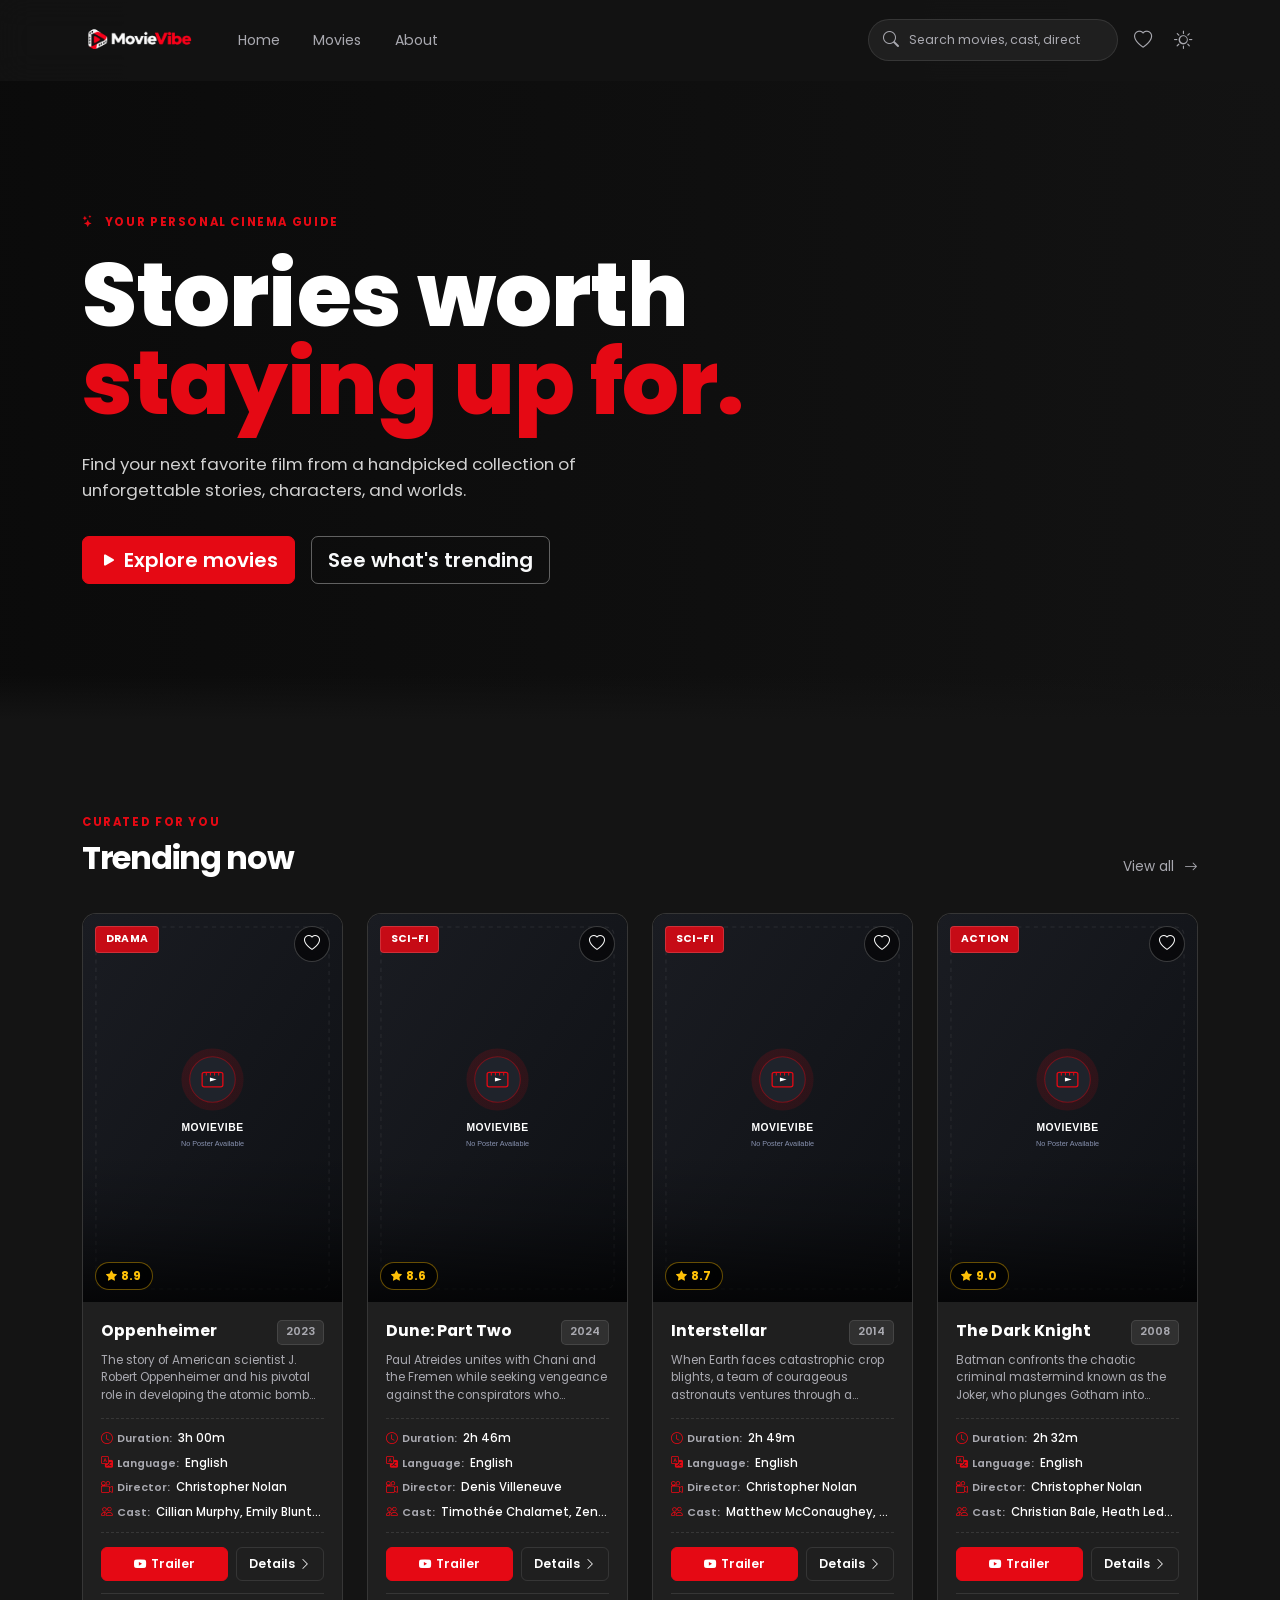
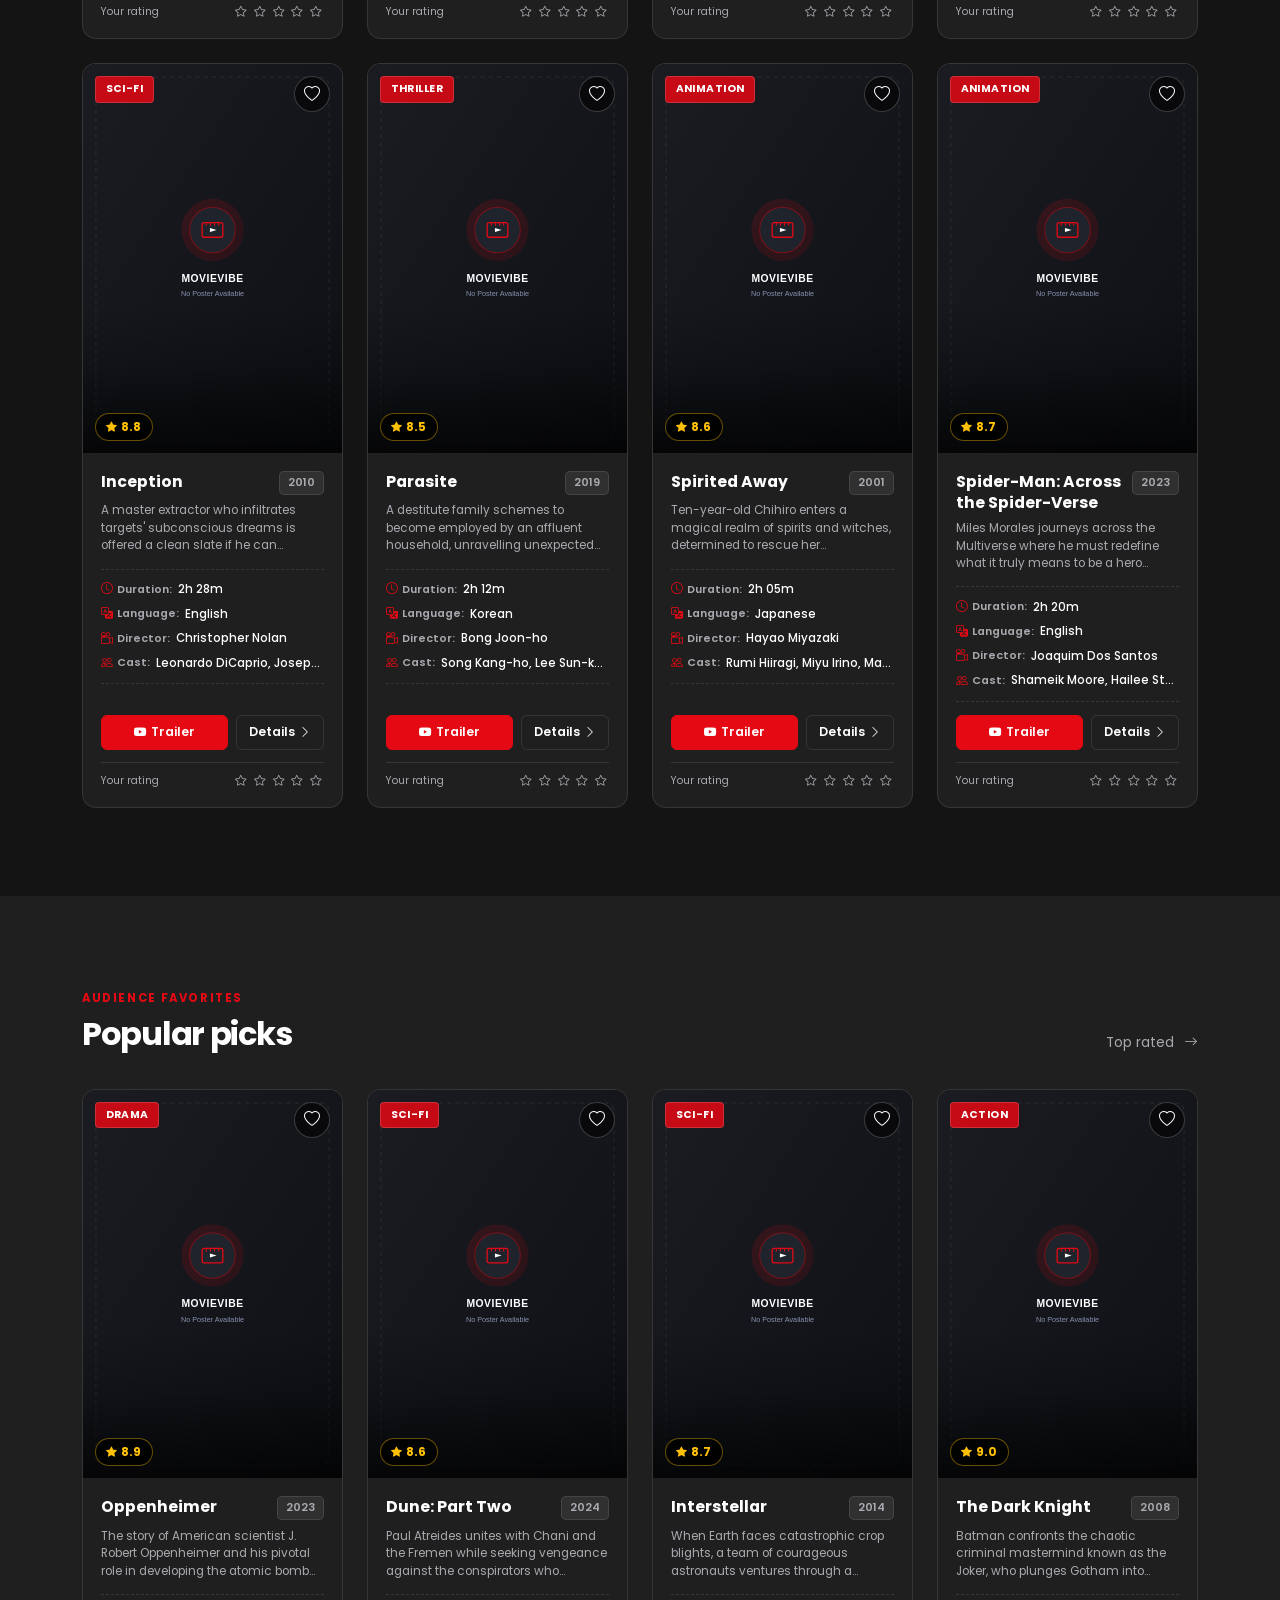
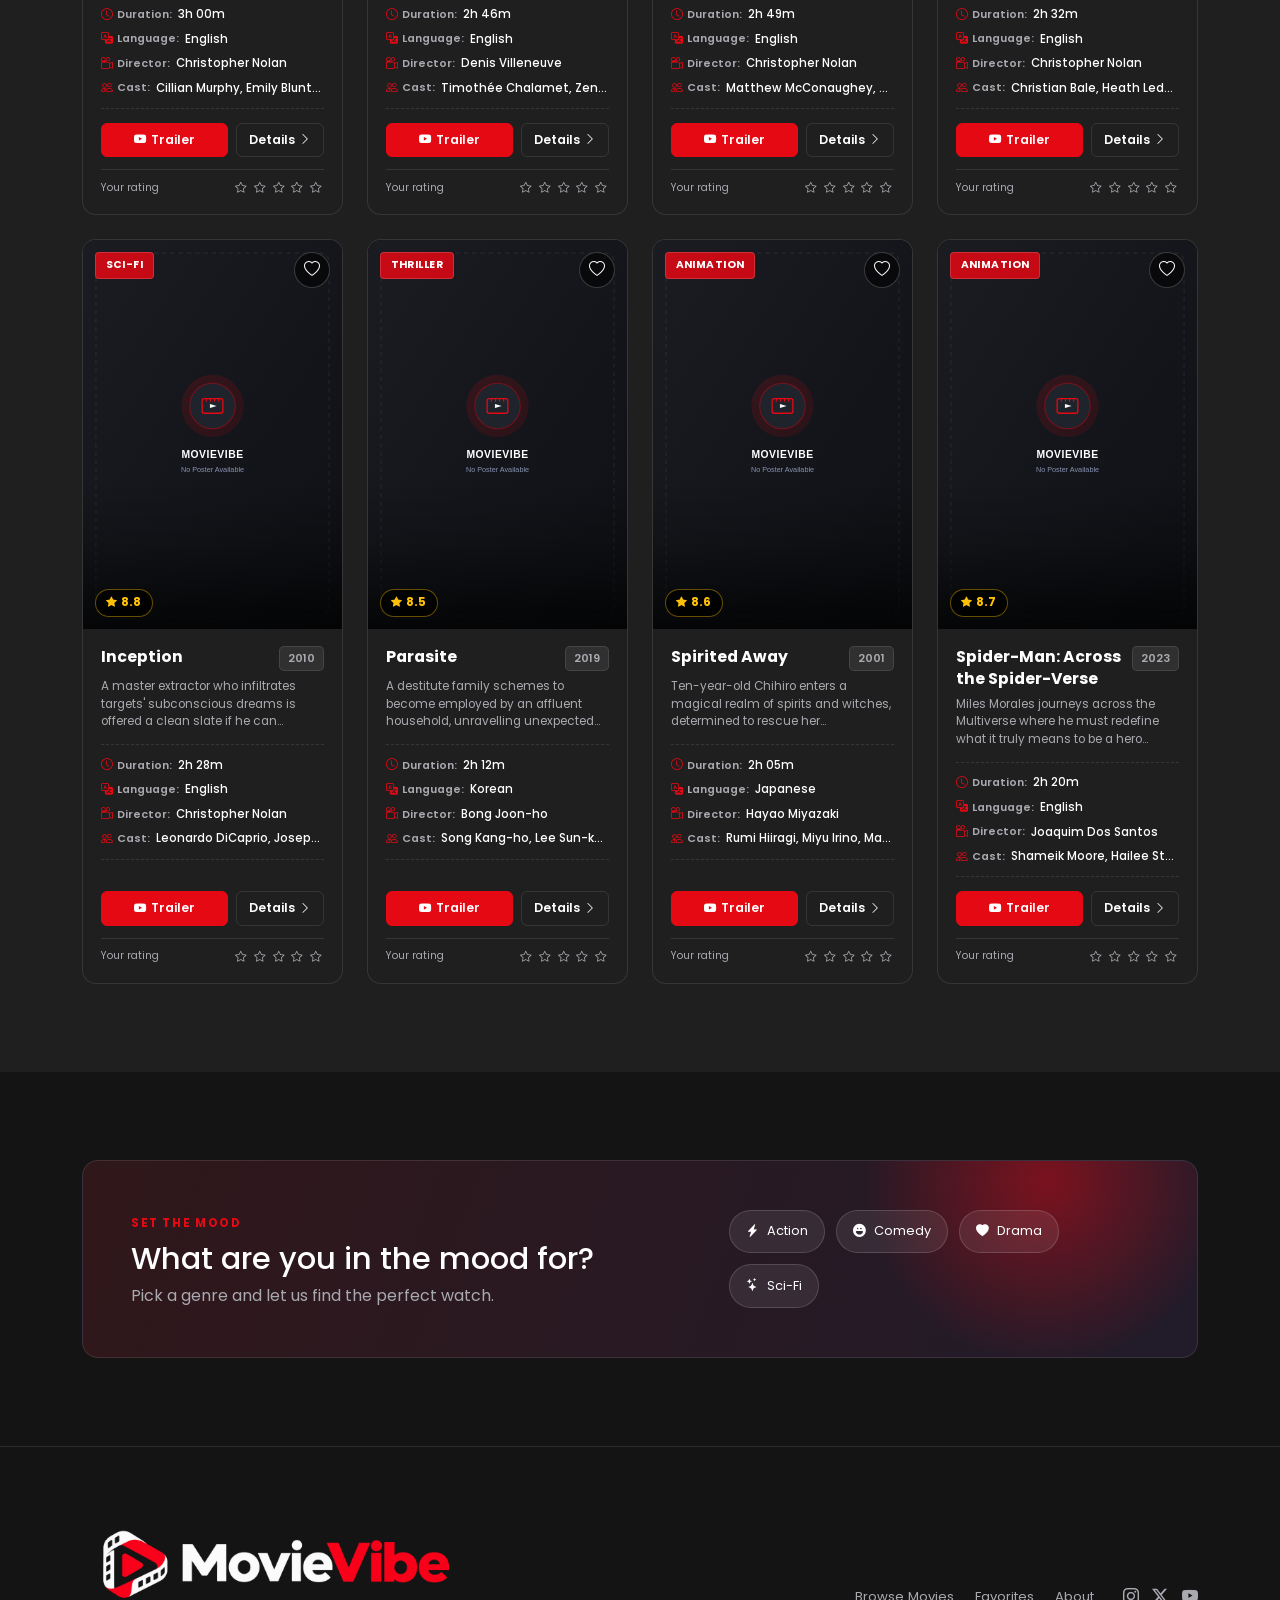
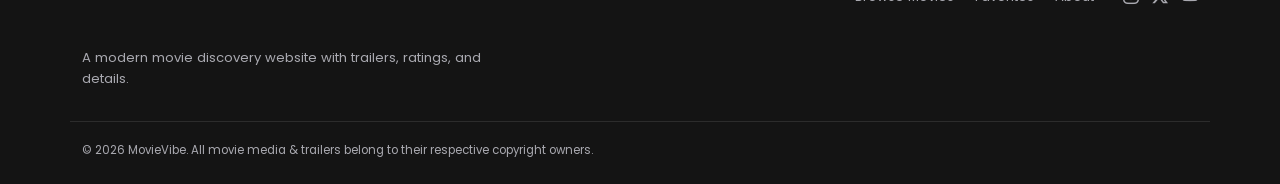
<file: index.html>
<!doctype html>
<html lang="en">
<head>
  <meta charset="utf-8">
  <meta name="viewport" content="width=device-width, initial-scale=1">
  <meta name="description" content="MovieVibe is a modern movie discovery website">
  <title>MovieVibe | Discover your next favorite</title>
  <link rel="icon" type="image/png" href="./images/favicon.png">
  <link rel="preconnect" href="https://fonts.googleapis.com">
  <link rel="preconnect" href="https://fonts.gstatic.com" crossorigin>
  <link href="https://fonts.googleapis.com/css2?family=Kantumruy+Pro:wght@400;500;600;700&family=Poppins:wght@400;500;600;700;800&display=swap" rel="stylesheet">
  <link href="https://cdn.jsdelivr.net/npm/bootstrap@5.3.3/dist/css/bootstrap.min.css" rel="stylesheet">
  <link href="https://cdn.jsdelivr.net/npm/bootstrap-icons@1.11.3/font/bootstrap-icons.min.css" rel="stylesheet">
  <link rel="stylesheet" href="css/style.css">
  <link rel="stylesheet" href="css/home.css">
</head>
<body>
  <div id="site-nav"></div>
  <main>
    <section class="hero-section">
      <div class="container hero-content">
        <span class="eyebrow"><i class="bi bi-stars"></i> Your personal cinema guide</span>
        <h1>Stories worth<br><span>staying up for.</span></h1>
        <p>Find your next favorite film from a handpicked collection of unforgettable stories, characters, and worlds.</p>
        <div class="d-flex flex-wrap gap-3">
          <a href="pages/movies.html" class="btn btn-primary btn-lg"><i class="bi bi-play-fill"></i> Explore movies</a>
          <a href="#trending" class="btn btn-outline-light btn-lg">See what's trending</a>
        </div>
      </div>
      <div class="hero-fade"></div>
    </section>

    <section class="section-block" id="trending">
      <div class="container">
        <div class="section-heading">
          <div><span class="eyebrow">Curated for you</span><h2>Trending now</h2></div>
          <a href="pages/movies.html" class="text-link">View all <i class="bi bi-arrow-right"></i></a>
        </div>
        <div id="trending-grid" class="row g-4"></div>
      </div>
    </section>

    <section class="section-block section-muted" id="popular">
      <div class="container">
        <div class="section-heading">
          <div><span class="eyebrow">Audience favorites</span><h2>Popular picks</h2></div>
          <a href="pages/movies.html?sort=rating" class="text-link">Top rated <i class="bi bi-arrow-right"></i></a>
        </div>
        <div id="popular-grid" class="row g-4"></div>
      </div>
    </section>

    <section class="section-block">
      <div class="container">
        <div class="mood-banner">
          <div><span class="eyebrow">Set the mood</span><h2>What are you in the mood for?</h2><p>Pick a genre and let us find the perfect watch.</p></div>
          <div class="mood-actions">
            <a href="pages/movies.html?genre=Action" class="mood-chip"><i class="bi bi-lightning-charge-fill"></i> Action</a>
            <a href="pages/movies.html?genre=Comedy" class="mood-chip"><i class="bi bi-emoji-laughing-fill"></i> Comedy</a>
            <a href="pages/movies.html?genre=Drama" class="mood-chip"><i class="bi bi-heart-fill"></i> Drama</a>
            <a href="pages/movies.html?genre=Sci-Fi" class="mood-chip"><i class="bi bi-stars"></i> Sci-Fi</a>
          </div>
        </div>
      </div>
    </section>
  </main>
  <div id="site-footer"></div>
  <script type="module" src="https://cdn.jsdelivr.net/npm/bootstrap@5.3.3/dist/js/bootstrap.bundle.min.js"></script>
  <script type="module" src="data/movies-data.js"></script>
  <script type="module" src="js/utils.js"></script>
  <script type="module" src="js/main.js"></script>
  <script type="module" src="js/home.js"></script>
</body>
</html>
</file>
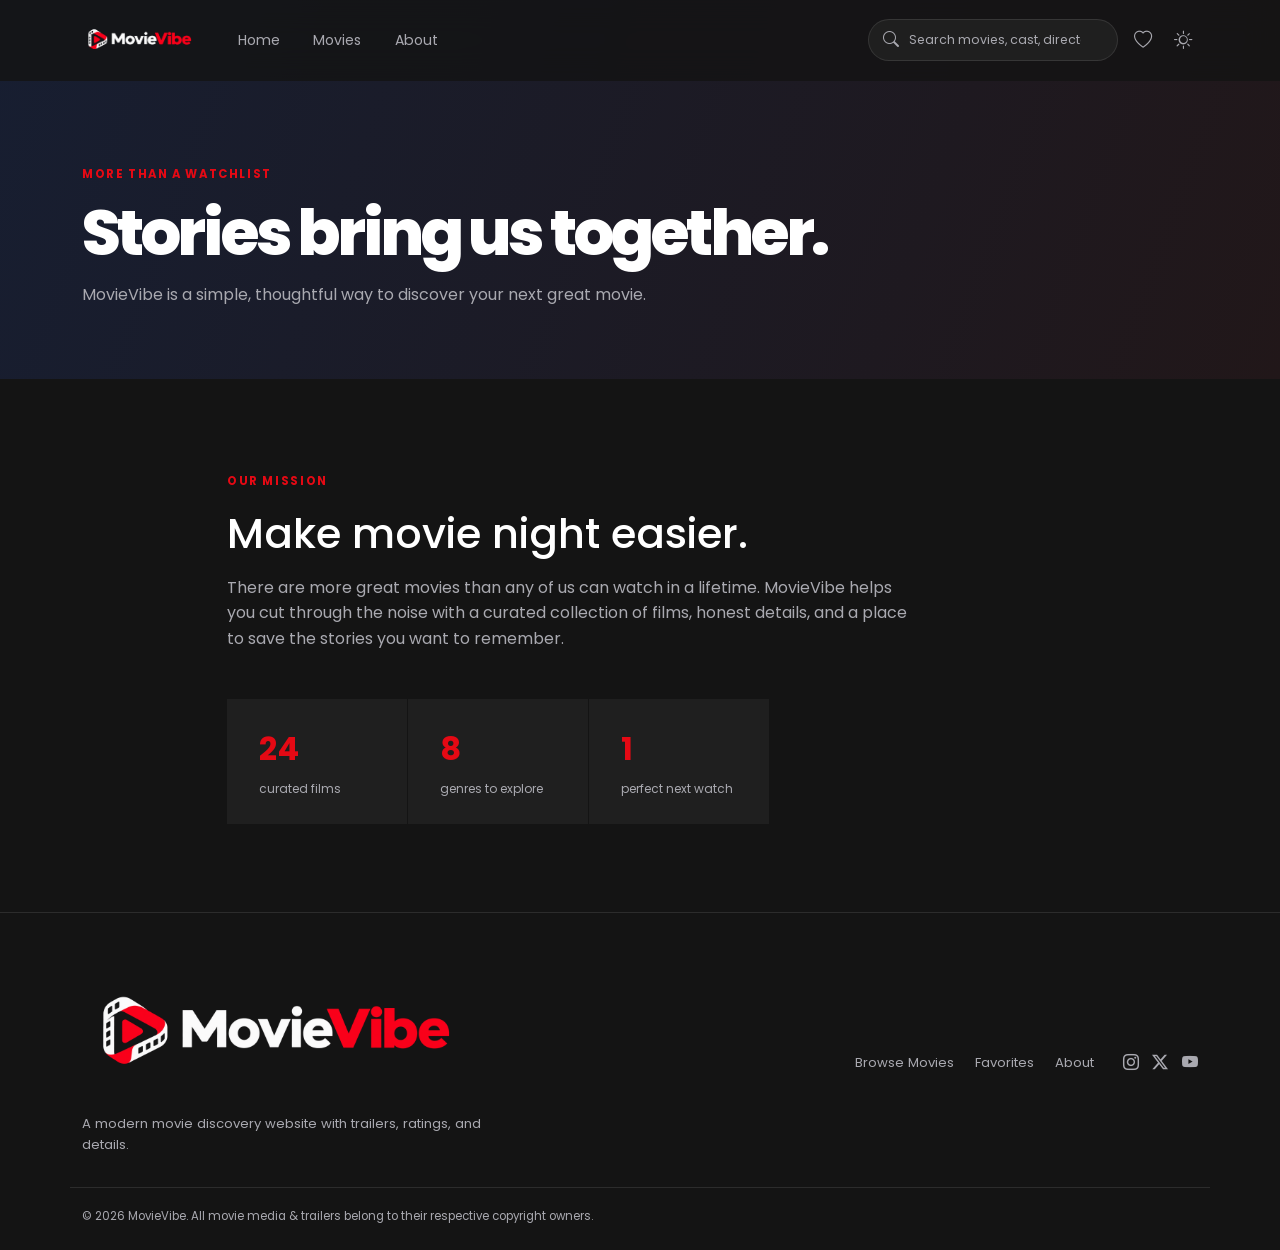
<file: pages/about.html>
<!doctype html>
<html lang="en">
  <head>
    <meta charset="utf-8" />
    <meta name="viewport" content="width=device-width, initial-scale=1" />
    <meta name="description" content="About MovieVibe" />
    <title>About | MovieVibe</title>
    <link rel="icon" type="image/png" href="../images/favicon.png" />
    <link rel="preconnect" href="https://fonts.googleapis.com" />
    <link rel="preconnect" href="https://fonts.gstatic.com" crossorigin />
    <link
      href="https://fonts.googleapis.com/css2?family=Kantumruy+Pro:wght@400;500;600;700&family=Poppins:wght@400;500;600;700;800&display=swap"
      rel="stylesheet"
    />
    <link
      href="https://cdn.jsdelivr.net/npm/bootstrap@5.3.3/dist/css/bootstrap.min.css"
      rel="stylesheet"
    />
    <link
      href="https://cdn.jsdelivr.net/npm/bootstrap-icons@1.11.3/font/bootstrap-icons.min.css"
      rel="stylesheet"
    />
    <link rel="stylesheet" href="../css/style.css" />
    <link rel="stylesheet" href="../css/about.css" />
  </head>
  <body>
    <div id="site-nav"></div>
    <main>
      <section class="page-header about-header">
        <div class="container">
          <span class="eyebrow">More than a watchlist</span>
          <h1>Stories bring us together.</h1>
          <p>
            MovieVibe is a simple, thoughtful way to discover your next great
            movie.
          </p>
        </div>
      </section>
      <section class="section-block">
        <div class="container narrow-content">
          <span class="eyebrow">Our mission</span>
          <h2>Make movie night easier.</h2>
          <p>
            There are more great movies than any of us can watch in a lifetime.
            MovieVibe helps you cut through the noise with a curated collection
            of films, honest details, and a place to save the stories you want
            to remember.
          </p>
          <div class="about-grid">
            <div class="about-stat">
              <strong>24</strong><span>curated films</span>
            </div>
            <div class="about-stat">
              <strong>8</strong><span>genres to explore</span>
            </div>
            <div class="about-stat">
              <strong>1</strong><span>perfect next watch</span>
            </div>
          </div>
        </div>
      </section>
    </main>
    <div id="site-footer"></div>
    <script type="module" src="https://cdn.jsdelivr.net/npm/bootstrap@5.3.3/dist/js/bootstrap.bundle.min.js"></script>
    <script type="module" src="../js/utils.js"></script>
    <script type="module" src="../js/main.js"></script>
  </body>
</html>
</file>
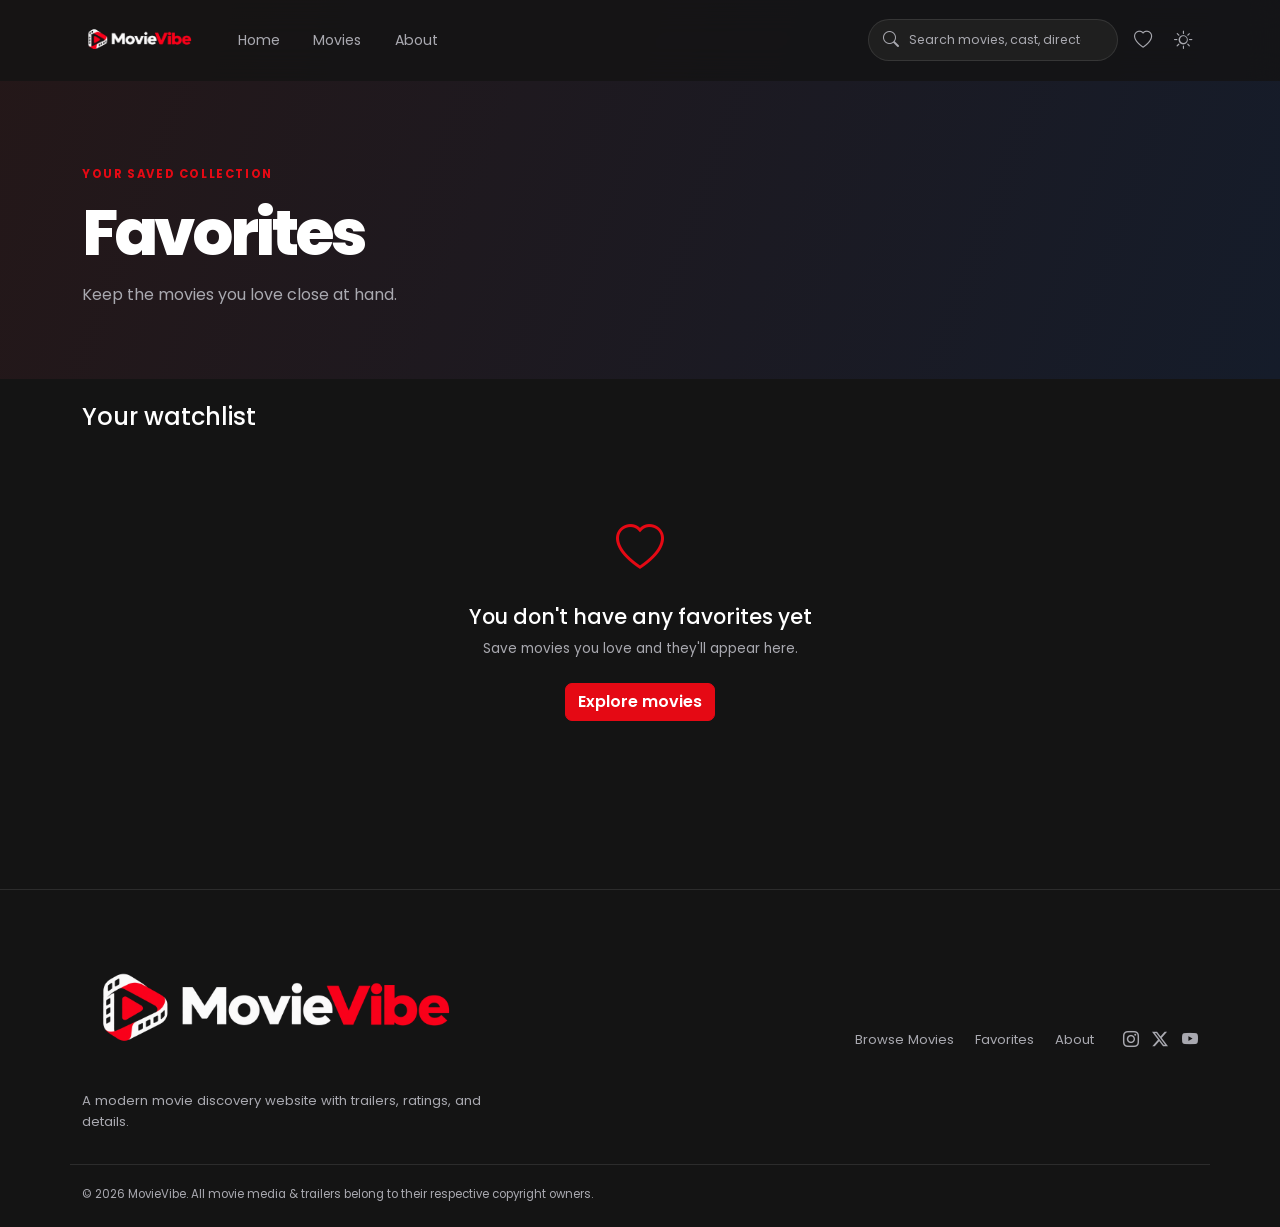
<file: pages/favorites.html>
<!doctype html>
<html lang="en">
  <head>
    <meta charset="utf-8" />
    <meta name="viewport" content="width=device-width, initial-scale=1" />
    <meta name="description" content="Your favorite movies on MovieVibe" />
    <title>Favorites | MovieVibe</title>
    <link rel="icon" type="image/png" href="../images/favicon.png" />
    <link rel="preconnect" href="https://fonts.googleapis.com" />
    <link rel="preconnect" href="https://fonts.gstatic.com" crossorigin />
    <link
      href="https://fonts.googleapis.com/css2?family=Kantumruy+Pro:wght@400;500;600;700&family=Poppins:wght@400;500;600;700;800&display=swap"
      rel="stylesheet"
    />
    <link
      href="https://cdn.jsdelivr.net/npm/bootstrap@5.3.3/dist/css/bootstrap.min.css"
      rel="stylesheet"
    />
    <link
      href="https://cdn.jsdelivr.net/npm/bootstrap-icons@1.11.3/font/bootstrap-icons.min.css"
      rel="stylesheet"
    />
    <link rel="stylesheet" href="../css/style.css" />
    <link rel="stylesheet" href="../css/favorites.css" />
  </head>
  <body>
    <div id="site-nav"></div>
    <main>
      <section class="page-header">
        <div class="container">
          <span class="eyebrow">Your saved collection</span>
          <h1>Favorites</h1>
          <p>Keep the movies you love close at hand.</p>
        </div>
      </section>
      <section class="section-block pt-4">
        <div class="container">
          <div class="d-flex justify-content-between align-items-center mb-4">
            <h2 class="h4 mb-0">Your watchlist</h2>
            <button id="clear-all" class="btn btn-outline-danger btn-sm">
              Clear all
            </button>
          </div>
          <div id="favorites-grid" class="row g-4"></div>
          <div id="empty-favorites" class="empty-state d-none">
            <i class="bi bi-heart"></i>
            <h3>You don't have any favorites yet</h3>
            <p>Save movies you love and they'll appear here.</p>
            <a href="movies.html" class="btn btn-primary mt-2"
              >Explore movies</a
            >
          </div>
        </div>
      </section>
    </main>
    <div id="site-footer"></div>
    <script type="module" src="https://cdn.jsdelivr.net/npm/bootstrap@5.3.3/dist/js/bootstrap.bundle.min.js"></script>
    <script type="module" src="../data/movies-data.js"></script>
    <script type="module" src="../js/utils.js"></script>
    <script type="module" src="../js/main.js"></script>
    <script type="module" src="../js/favorites.js"></script>
  </body>
</html>
</file>
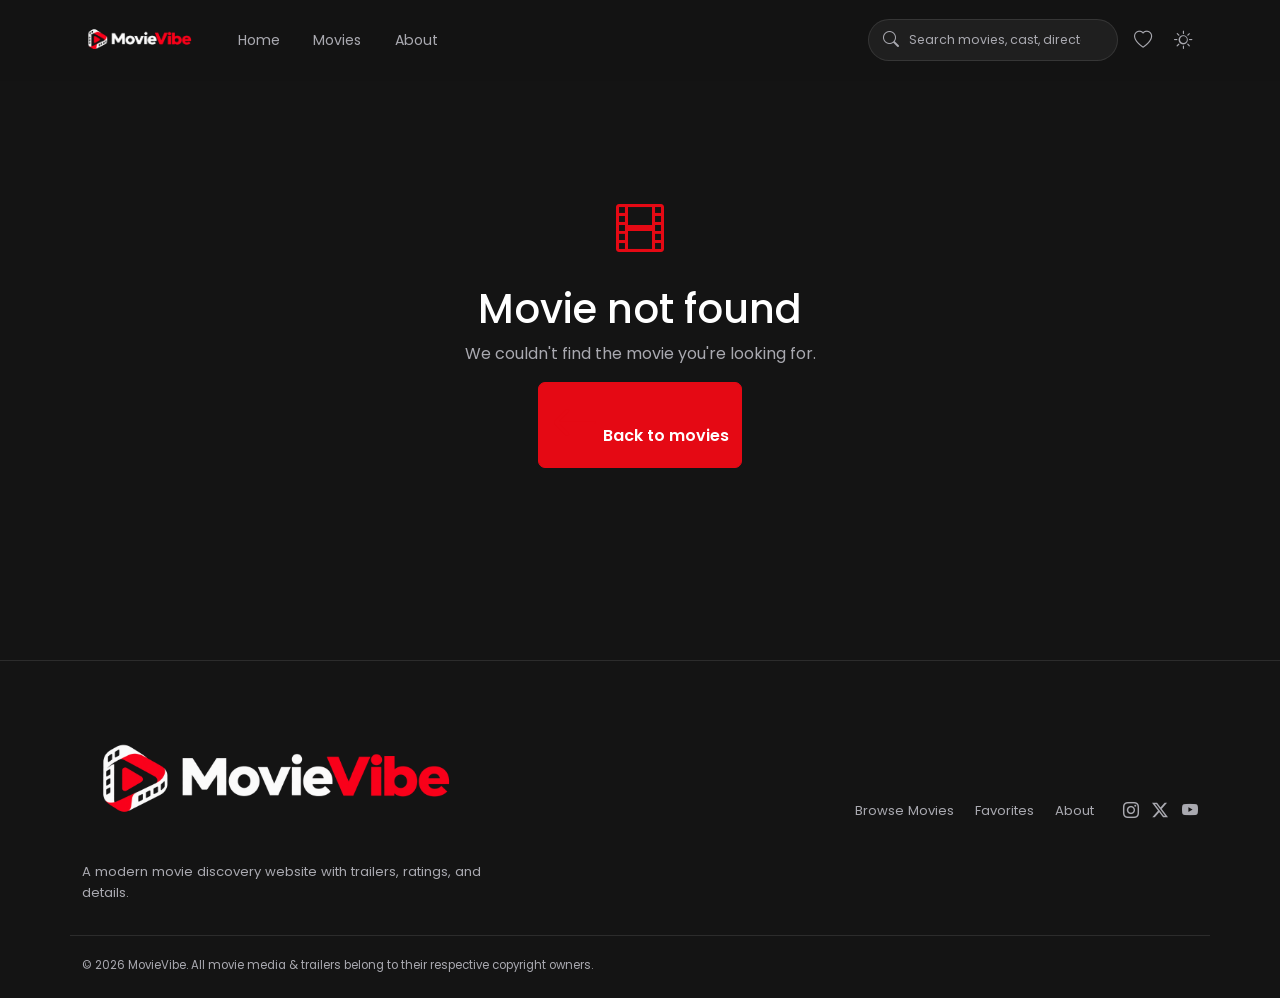
<file: pages/movie-details.html>
<!doctype html>
<html lang="en">
  <head>
    <meta charset="utf-8" />
    <meta name="viewport" content="width=device-width, initial-scale=1" />
    <meta name="description" content="Movie details on MovieVibe" />
    <title>Movie details | MovieVibe</title>
    <link rel="icon" type="image/png" href="../images/favicon.png" />
    <link rel="preconnect" href="https://fonts.googleapis.com" />
    <link rel="preconnect" href="https://fonts.gstatic.com" crossorigin />
    <link
      href="https://fonts.googleapis.com/css2?family=Kantumruy+Pro:wght@400;500;600;700;800&family=Poppins:wght@400;500;600;700;800&display=swap"
      rel="stylesheet"
    />
    <link
      href="https://cdn.jsdelivr.net/npm/bootstrap@5.3.3/dist/css/bootstrap.min.css"
      rel="stylesheet"
    />
    <link
      href="https://cdn.jsdelivr.net/npm/bootstrap-icons@1.11.3/font/bootstrap-icons.min.css"
      rel="stylesheet"
    />
    <link rel="stylesheet" href="../css/style.css" />
    <link rel="stylesheet" href="../css/movie-details.css" />
  </head>
  <body>
    <div id="site-nav"></div>
    <main id="details-page"></main>
    <div id="site-footer"></div>
    <div class="modal fade" id="trailer-modal" tabindex="-1" aria-hidden="true">
      <div class="modal-dialog modal-dialog-centered modal-xl">
        <div class="modal-content trailer-modal">
          <div class="modal-header border-0">
            <h5 class="modal-title" id="trailer-modal-title">Watch trailer</h5>
            <button
              type="button"
              class="btn-close btn-close-white"
              data-bs-dismiss="modal"
              aria-label="Close"
            ></button>
          </div>
          <div class="modal-body pt-0">
            <div class="ratio ratio-16x9">
              <iframe
                id="trailer-frame"
                src=""
                title="Movie trailer"
                allow="autoplay; encrypted-media"
                allowfullscreen
              ></iframe>
            </div>
          </div>
        </div>
      </div>
    </div>
    <script type="module" src="https://cdn.jsdelivr.net/npm/bootstrap@5.3.3/dist/js/bootstrap.bundle.min.js"></script>
    <script type="module" src="../data/movies-data.js"></script>
    <script type="module" src="../js/utils.js"></script>
    <script type="module" src="../js/main.js"></script>
    <script type="module" src="../js/movie-details.js"></script>
  </body>
</html>
</file>
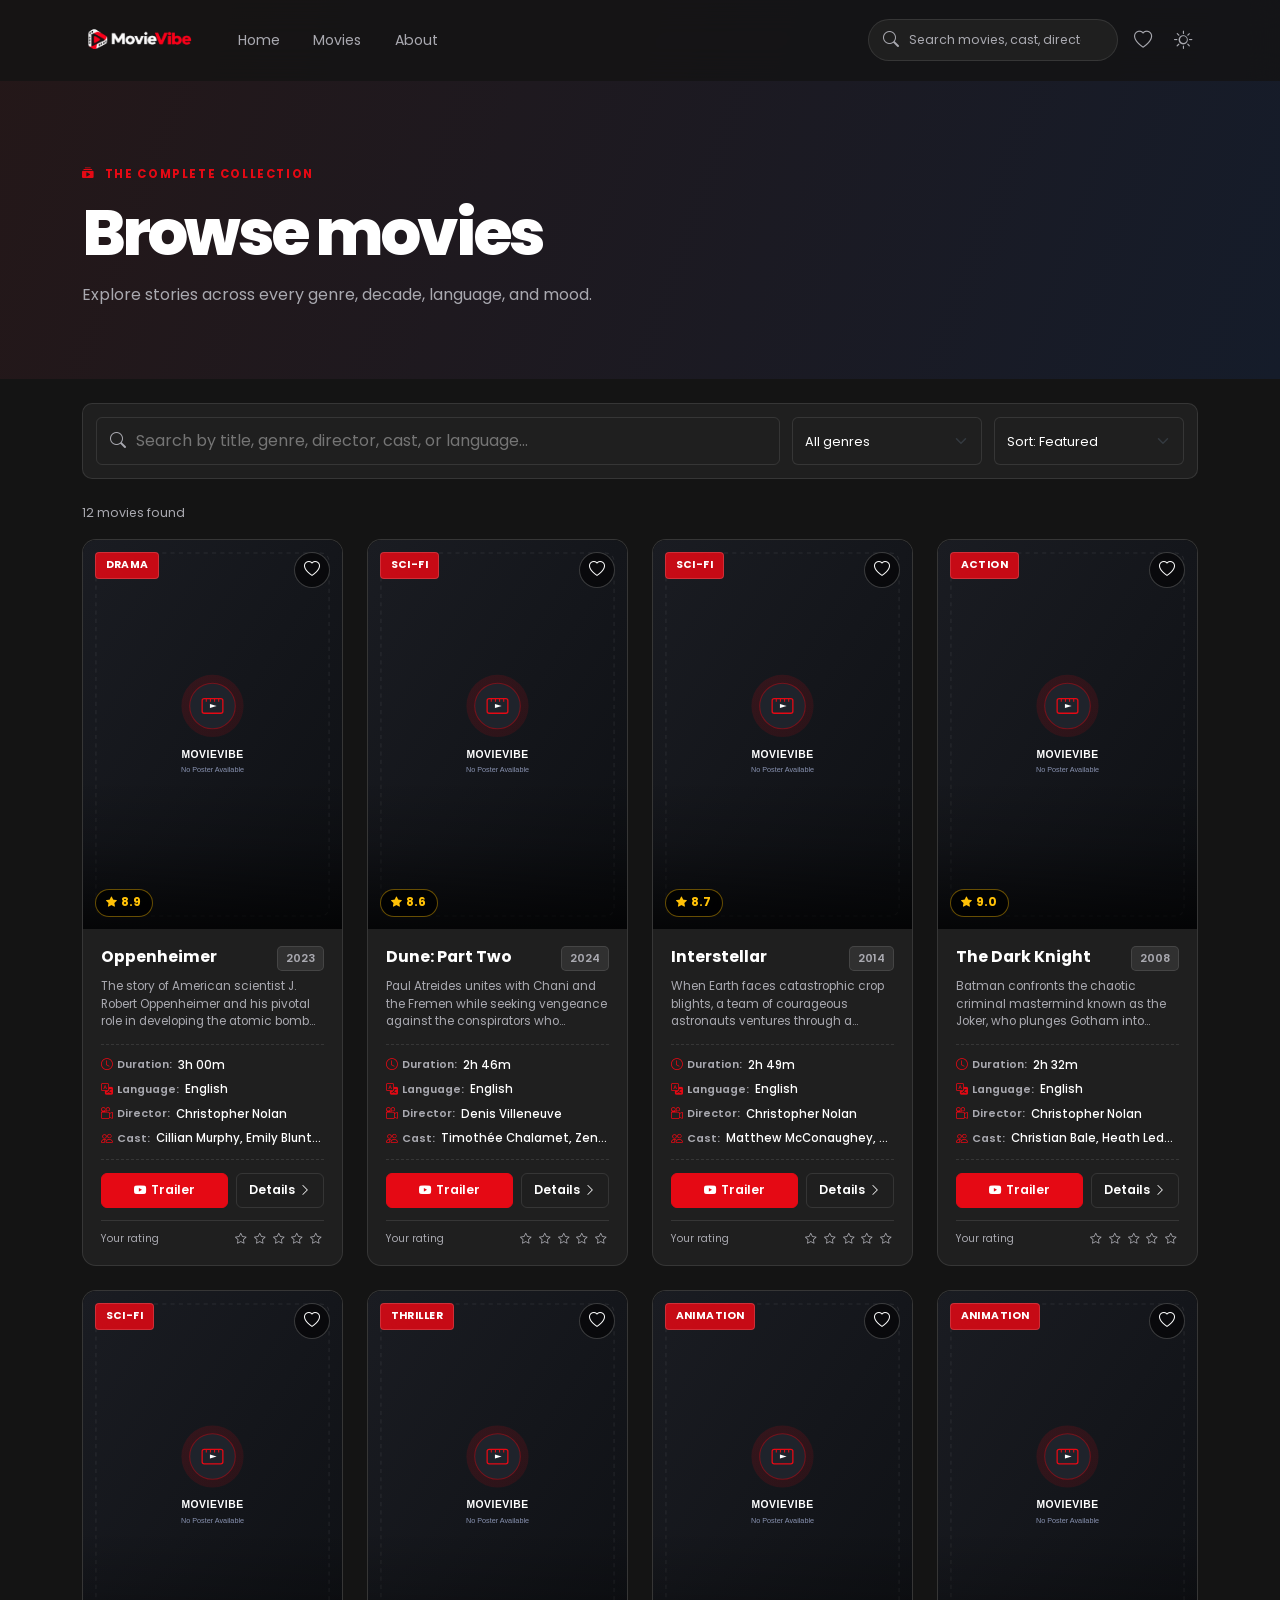
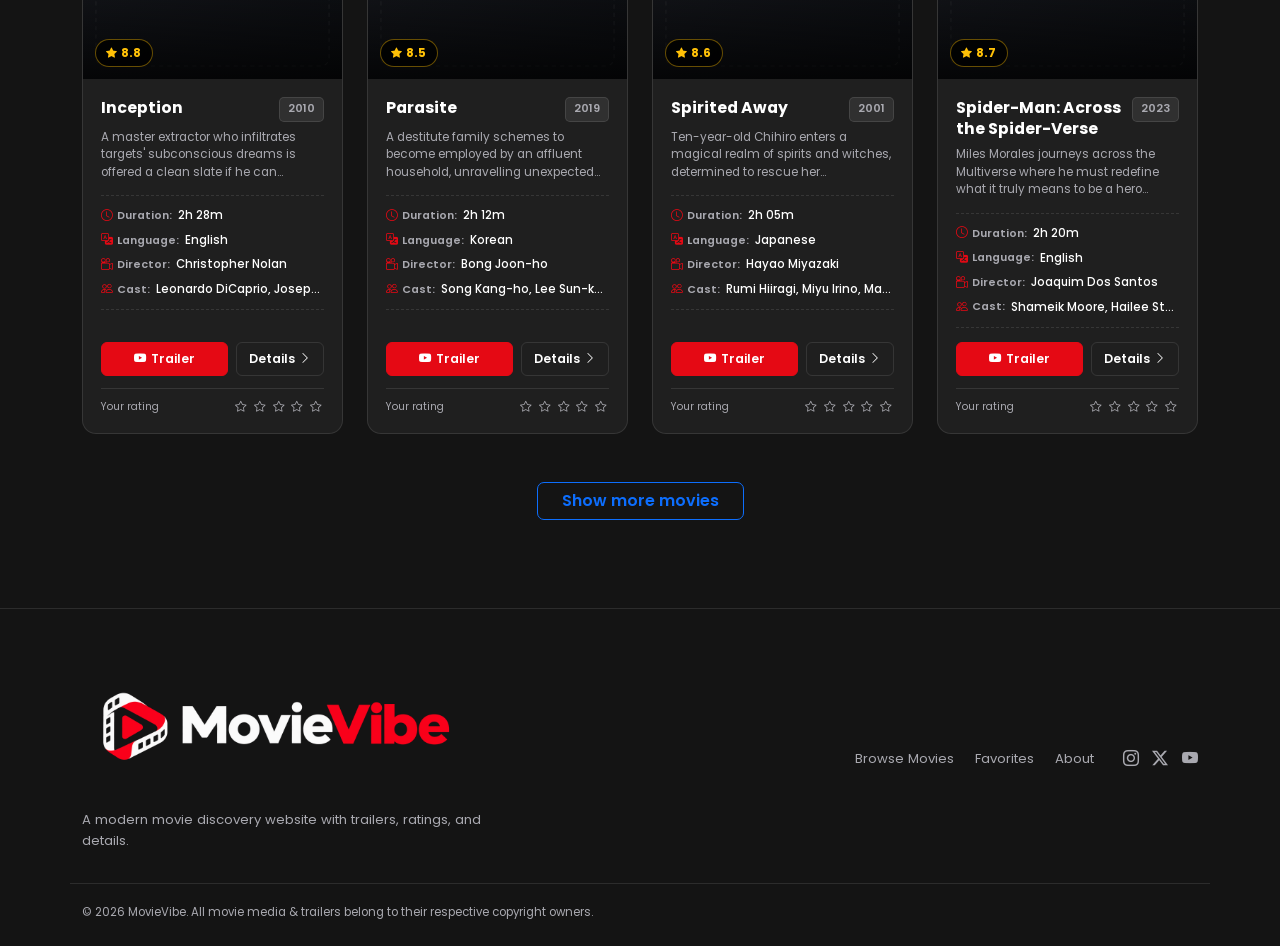
<file: pages/movies.html>
<!doctype html>
<html lang="en">
  <head>
    <meta charset="utf-8" />
    <meta name="viewport" content="width=device-width, initial-scale=1" />
    <meta name="description" content="Browse movies on MovieVibe" />
    <title>Browse movies | MovieVibe</title>
    <link rel="icon" type="image/png" href="../images/favicon.png" />
    <link rel="preconnect" href="https://fonts.googleapis.com" />
    <link rel="preconnect" href="https://fonts.gstatic.com" crossorigin />
    <link
      href="https://fonts.googleapis.com/css2?family=Kantumruy+Pro:wght@400;500;600;700&family=Poppins:wght@400;500;600;700;800&display=swap"
      rel="stylesheet"
    />
    <link
      href="https://cdn.jsdelivr.net/npm/bootstrap@5.3.3/dist/css/bootstrap.min.css"
      rel="stylesheet"
    />
    <link
      href="https://cdn.jsdelivr.net/npm/bootstrap-icons@1.11.3/font/bootstrap-icons.min.css"
      rel="stylesheet"
    />
    <link rel="stylesheet" href="../css/style.css" />
    <link rel="stylesheet" href="../css/movies.css" />
  </head>
  <body>
    <div id="site-nav"></div>
    <main>
      <section class="page-header">
        <div class="container">
          <span class="eyebrow"><i class="bi bi-collection-play-fill"></i> The complete collection</span>
          <h1>Browse movies</h1>
          <p>Explore stories across every genre, decade, language, and mood.</p>
        </div>
      </section>
      <section class="section-block pt-4">
        <div class="container">
          <div class="filter-panel">
            <div class="search-wrap">
              <i class="bi bi-search"></i>
              <input
                id="movie-search"
                type="search"
                placeholder="Search by title, genre, director, cast, or language..."
                aria-label="Search movies"
              />
            </div>
            <select
              id="genre-filter"
              class="form-select"
              aria-label="Filter by genre"
            >
              <option value="all">All genres</option>
            </select>
            <select
              id="sort-select"
              class="form-select"
              aria-label="Sort movies"
            >
              <option value="default">Sort: Featured</option>
              <option value="rating-desc">Rating: High to Low</option>
              <option value="rating-asc">Rating: Low to High</option>
              <option value="year-desc">Newest First</option>
              <option value="year-asc">Oldest First</option>
            </select>
          </div>
          <div class="results-bar">
            <span id="results-count"></span>
            <button id="clear-filters" class="btn btn-sm btn-link d-none">
              Clear filters
            </button>
          </div>
          <div id="movies-grid" class="row g-4"></div>
          <div id="empty-results" class="empty-state d-none">
            <i class="bi bi-film"></i>
            <h3>No movies found</h3>
            <p>Try a different search or reset your filters.</p>
          </div>
          <div class="text-center mt-5">
            <button id="show-more" class="btn btn-outline-primary px-4">
              Show more movies
            </button>
          </div>
        </div>
      </section>
    </main>
    <div id="site-footer"></div>
    <script type="module" src="https://cdn.jsdelivr.net/npm/bootstrap@5.3.3/dist/js/bootstrap.bundle.min.js"></script>
    <script type="module" src="../data/movies-data.js"></script>
    <script type="module" src="../js/utils.js"></script>
    <script type="module" src="../js/main.js"></script>
    <script type="module" src="../js/movies.js"></script>
  </body>
</html>
</file>
<file: css/style.css>
:root {
  --bg: #141414;
  --surface: #1f1f1f;
  --surface-2: #282828;
  --text: #fff;
  --muted: #a9a9b0;
  --line: rgba(255, 255, 255, 0.1);
  --red: #e50914;
  --red-dark: #b20710;
  --hero-text: #fff;
  --shadow: 0 20px 50px rgba(0, 0, 0, 0.35);
}
* {
  box-sizing: border-box;
}
html {
  scroll-behavior: smooth;
}
body {
  background: var(--bg);
  color: var(--text);
  font-family:
    Poppins,
    "Kantumruy Pro",
    -apple-system,
    BlinkMacSystemFont,
    "Segoe UI",
    Roboto,
    sans-serif;
  line-height: 1.6;
}
body,
button,
input,
select {
  transition:
    background-color 0.25s,
    color 0.25s,
    border-color 0.25s;
}
.navbar {
  background: rgba(20, 20, 20, 0.82);
  backdrop-filter: blur(16px);
  border-bottom: 1px solid transparent;
  padding: 1rem 0;
  z-index: 100;
}
.navbar.scrolled {
  border-color: var(--line);
}
.navbar-brand {
  color: var(--text);
  font-size: 1.3rem;
  font-weight: 800;
  letter-spacing: -0.04em;
  text-decoration: none;
}
.navbar-brand span:not(.brand-mark) {
  color: var(--red);
}
.brand-mark {
  background: var(--red);
  border-radius: 8px;
  color: #fff;
  display: inline-grid;
  height: 30px;
  margin-right: 6px;
  place-items: center;
  transform: rotate(-8deg);
  width: 30px;
}
.brand-mark i {
  font-size: 16px;
  transform: rotate(8deg);
}

.brand-logo {
  height: 38px;
  width: auto;
  object-fit: contain;
  vertical-align: middle;
}
.brand-logo.logo-light {
  display: none !important;
}
.brand-logo.logo-dark {
  display: inline-block !important;
}

[data-theme="light"] .brand-logo.logo-dark {
  display: none !important;
}
[data-theme="light"] .brand-logo.logo-light {
  display: inline-block !important;
}

.site-footer .brand-logo {
  height: 128px;
}
.nav-link {
  color: var(--muted);
  font-size: 0.88rem;
  margin-left: 1.1rem;
}
.nav-link:hover,
.nav-link.active {
  color: var(--text);
}
.nav-actions {
  align-items: center;
  display: flex;
  gap: 1rem;
}
.nav-search {
  align-items: center;
  background: var(--surface);
  border: 1px solid var(--line);
  border-radius: 30px;
  display: flex;
  padding: 0 0.9rem;
  width: 250px;
}
.nav-search i {
  color: var(--muted);
}
.nav-search input {
  background: transparent;
  border: 0;
  color: var(--text);
  font-size: 0.78rem;
  outline: 0;
  padding: 0.6rem;
  width: 100%;
}
.nav-search input::placeholder {
  color: var(--muted);
}
.nav-icon-link,
.nav-icon-btn {
  background: transparent;
  border: 0;
  color: var(--muted);
  font-size: 1.15rem;
  position: relative;
  text-decoration: none;
}
.nav-icon-link:hover,
.nav-icon-btn:hover {
  color: var(--text);
}
.favorite-count {
  background: var(--red);
  border-radius: 10px;
  color: #fff;
  font-size: 0.6rem;
  line-height: 16px;
  min-width: 16px;
  position: absolute;
  right: -9px;
  text-align: center;
  top: -8px;
}
.navbar-toggler {
  border: 0;
  color: var(--text);
  font-size: 1.5rem;
}
.hero-section {
  align-items: center;
  background:
    linear-gradient(
      90deg,
      rgba(10, 10, 10, 0.92) 0%,
      rgba(10, 10, 10, 0.55) 50%,
      rgba(10, 10, 10, 0.1)
    ),
    url("https://images.unsplash.com/photo-1489599849927-2ee91cede3ba?auto=format&fit=crop&w=2000&q=85")
      center/cover;
  display: flex;
  min-height: 690px;
  position: relative;
}
.hero-section:after {
  background: linear-gradient(0deg, var(--bg), transparent 25%);
  bottom: 0;
  content: "";
  height: 180px;
  left: 0;
  position: absolute;
  right: 0;
}
.hero-content {
  position: relative;
  z-index: 1;
}
.hero-content h1 {
  font-size: clamp(3rem, 7vw, 6.6rem);
  font-weight: 800;
  letter-spacing: -0.07em;
  line-height: 0.98;
  margin: 1.1rem 0 1.5rem;
  max-width: 760px;
}
.hero-content h1 span {
  color: var(--red);
}
.hero-content p {
  color: #d1d1d1;
  font-size: 1.05rem;
  margin-bottom: 2rem;
  max-width: 500px;
}
.eyebrow {
  color: var(--red);
  font-size: 0.72rem;
  font-weight: 700;
  letter-spacing: 0.14em;
  text-transform: uppercase;
}
.eyebrow i {
  margin-right: 0.35rem;
}
.btn {
  border-radius: 7px;
  font-weight: 600;
}
.btn-primary {
  background: var(--red);
  border-color: var(--red);
}
.btn-primary:hover,
.btn-primary:focus {
  background: var(--red-dark);
  border-color: var(--red-dark);
}
.btn-outline-light {
  border-color: rgba(255, 255, 255, 0.35);
}
.section-block {
  padding: 5.5rem 0;
}
.section-muted {
  background: var(--surface);
}
.section-heading {
  align-items: end;
  display: flex;
  justify-content: space-between;
  margin-bottom: 2.2rem;
}
.section-heading h2 {
  font-size: 2rem;
  font-weight: 700;
  letter-spacing: -0.04em;
  margin: 0.35rem 0 0;
}
.text-link {
  color: var(--muted);
  font-size: 0.85rem;
  text-decoration: none;
}
.text-link:hover {
  color: var(--red);
}
.text-link i {
  margin-left: 0.4rem;
}

/* ==========================================================================
   MOVIE CARD - REDESIGNED
   ========================================================================== */
.movie-card {
  background: var(--surface);
  border: 1px solid var(--line);
  border-radius: 14px;
  display: flex;
  flex-direction: column;
  height: 100%;
  overflow: hidden;
  position: relative;
  transition:
    transform 0.3s ease,
    box-shadow 0.3s ease,
    border-color 0.3s ease;
}
.movie-card:hover {
  border-color: rgba(255, 255, 255, 0.2);
  box-shadow: 0 10px 24px rgba(0, 0, 0, 0.4);
  transform: translateY(-4px);
}
.poster-wrap {
  aspect-ratio: 2/3;
  background: #0d0d0d;
  overflow: hidden;
  position: relative;
}
.poster-wrap img,
.details-poster img {
  height: 100%;
  object-fit: cover;
  transition: transform 0.45s ease;
  width: 100%;
}
.movie-card:hover .poster-wrap img {
  transform: scale(1.03);
}
.poster-wrap:after {
  background: linear-gradient(
    0deg,
    rgba(0, 0, 0, 0.75) 0%,
    rgba(0, 0, 0, 0.2) 40%,
    transparent 70%
  );
  bottom: 0;
  content: "";
  height: 55%;
  left: 0;
  pointer-events: none;
  position: absolute;
  right: 0;
  z-index: 1;
}

/* Favorite bookmark button */
.favorite-btn {
  background: rgba(0, 0, 0, 0.55);
  backdrop-filter: blur(8px);
  border: 1px solid rgba(255, 255, 255, 0.2);
  border-radius: 50%;
  color: #fff;
  cursor: pointer;
  display: grid;
  height: 36px;
  place-items: center;
  position: absolute;
  right: 12px;
  top: 12px;
  transition: all 0.2s ease;
  width: 36px;
  z-index: 3;
}
.favorite-btn:hover {
  background: var(--red);
  border-color: var(--red);
  transform: scale(1.1);
}
.favorite-btn.active {
  background: var(--red);
  border-color: var(--red);
  color: #fff;
}

/* Poster hover trailer play overlay button */
.poster-trailer-btn {
  background: rgba(229, 9, 20, 0.94);
  backdrop-filter: blur(6px);
  border: 2px solid rgba(255, 255, 255, 0.25);
  border-radius: 50%;
  box-shadow: 0 4px 22px rgba(229, 9, 20, 0.65);
  color: #fff;
  cursor: pointer;
  display: grid;
  font-size: 1.65rem;
  height: 52px;
  left: 50%;
  opacity: 0;
  place-items: center;
  position: absolute;
  top: 50%;
  transform: translate(-50%, -50%) scale(0.85);
  transition:
    opacity 0.4s cubic-bezier(0.25, 1, 0.5, 1),
    transform 0.45s cubic-bezier(0.25, 1, 0.5, 1),
    background-color 0.25s ease,
    box-shadow 0.25s ease;
  width: 52px;
  z-index: 3;
}
.movie-card:hover .poster-trailer-btn {
  opacity: 1;
  transform: translate(-50%, -50%) scale(1);
}
.poster-trailer-btn:hover {
  background: #ff1924;
  border-color: #ffffff;
  box-shadow: 0 6px 28px rgba(229, 9, 20, 0.85);
  transform: translate(-50%, -50%) scale(1.08);
}

/* Genre Badge */
.genre-badge {
  background: rgba(229, 9, 20, 0.85);
  backdrop-filter: blur(8px);
  border: 1px solid rgba(255, 255, 255, 0.15);
  border-radius: 4px;
  color: #fff;
  display: inline-block;
  font-size: 0.66rem;
  font-weight: 700;
  letter-spacing: 0.04em;
  padding: 0.25rem 0.6rem;
  text-transform: uppercase;
}
.poster-wrap .genre-badge {
  left: 12px;
  position: absolute;
  top: 12px;
  z-index: 2;
}

/* Card Rating Badge */
.card-rating-badge {
  align-items: center;
  background: rgba(0, 0, 0, 0.78);
  backdrop-filter: blur(8px);
  border: 1px solid rgba(255, 193, 7, 0.4);
  border-radius: 20px;
  bottom: 12px;
  color: #ffc107;
  display: inline-flex;
  font-size: 0.74rem;
  font-weight: 700;
  gap: 0.25rem;
  left: 12px;
  padding: 0.22rem 0.65rem;
  position: absolute;
  transition: border-color 0.25s ease;
  z-index: 2;
}
.card-rating-badge i {
  font-size: 0.68rem;
}
.movie-card:hover .card-rating-badge {
  border-color: rgba(255, 193, 7, 0.7);
}

/* Card Body */
.movie-card-body {
  display: flex;
  flex-direction: column;
  flex-grow: 1;
  padding: 1.1rem;
}

/* Card Header: Title + Year */
.movie-card-header {
  align-items: flex-start;
  display: flex;
  gap: 0.5rem;
  justify-content: space-between;
  margin-bottom: 0.45rem;
}
.movie-title {
  font-size: 0.98rem;
  font-weight: 700;
  line-height: 1.35;
  margin: 0;
}
.movie-title a {
  color: var(--text);
  text-decoration: none;
  transition: color 0.2s ease;
}
.movie-title a:hover,
.movie-card:hover .movie-title a {
  color: var(--red);
}
.movie-year-badge {
  background: rgba(255, 255, 255, 0.08);
  border: 1px solid var(--line);
  border-radius: 5px;
  color: var(--muted);
  flex-shrink: 0;
  font-size: 0.7rem;
  font-weight: 600;
  padding: 0.15rem 0.5rem;
  transition: border-color 0.25s ease;
  white-space: nowrap;
}
.movie-card:hover .movie-year-badge {
  border-color: rgba(255, 255, 255, 0.2);
}

/* Movie Description */
.movie-card-desc {
  color: var(--muted);
  display: -webkit-box;
  -webkit-box-orient: vertical;
  -webkit-line-clamp: 3;
  line-clamp: 3;
  font-size: 0.74rem;
  line-height: 1.48;
  min-height: calc(0.74rem * 1.48 * 3);
  margin: 0 0 0.85rem 0;
  overflow: hidden;
  text-overflow: ellipsis;
  transition: color 0.2s ease;
}
.movie-card:hover .movie-card-desc {
  color: var(--text);
}

/* Movie Meta Info: Duration, Language, Director, Cast */
.movie-card-meta {
  border-bottom: 1px dashed var(--line);
  border-top: 1px dashed var(--line);
  display: flex;
  flex-direction: column;
  gap: 0.35rem;
  margin-bottom: 0.85rem;
  padding: 0.65rem 0;
}
.meta-row {
  align-items: baseline;
  display: flex;
  font-size: 0.72rem;
  gap: 0.4rem;
  min-width: 0;
}
.meta-label {
  align-items: center;
  color: var(--muted);
  display: inline-flex;
  flex-shrink: 0;
  font-size: 0.68rem;
  font-weight: 600;
  gap: 0.28rem;
  white-space: nowrap;
}
.meta-label i {
  color: var(--red);
  font-size: 0.74rem;
}
.meta-value {
  color: var(--text);
  font-size: 0.72rem;
  font-weight: 500;
  min-width: 0;
}

/* Movie Card Actions */
.movie-card-actions {
  display: flex;
  gap: 0.5rem;
  margin-top: auto;
}
.btn-trailer {
  align-items: center;
  background: var(--red);
  border: 1px solid var(--red);
  border-radius: 6px;
  color: #fff;
  cursor: pointer;
  display: inline-flex;
  flex: 1;
  font-size: 0.76rem;
  font-weight: 600;
  gap: 0.35rem;
  justify-content: center;
  padding: 0.45rem 0.65rem;
  text-decoration: none;
  transition: all 0.2s ease;
}
.btn-trailer:hover:not(:disabled) {
  background: var(--red-dark);
  border-color: var(--red-dark);
  box-shadow: 0 4px 14px rgba(229, 9, 20, 0.45);
  color: #fff;
}
.btn-trailer.disabled,
.btn-trailer:disabled {
  background: rgba(255, 255, 255, 0.08);
  border-color: transparent;
  color: var(--muted);
  cursor: not-allowed;
}
.btn-card-details {
  align-items: center;
  background: transparent;
  border: 1px solid var(--line);
  border-radius: 6px;
  color: var(--text);
  display: inline-flex;
  font-size: 0.76rem;
  font-weight: 600;
  gap: 0.25rem;
  justify-content: center;
  padding: 0.45rem 0.75rem;
  text-decoration: none;
  transition: all 0.2s ease;
}
.btn-card-details:hover {
  background: rgba(255, 255, 255, 0.08);
  border-color: rgba(255, 255, 255, 0.25);
  color: #fff;
}

/* User 5-Star Rating inside Card */
.card-user-rating {
  align-items: center;
  border-top: 1px solid var(--line);
  display: flex;
  justify-content: space-between;
  margin-top: 0.75rem;
  padding-top: 0.6rem;
}
.card-rating-label {
  color: var(--muted);
  font-size: 0.64rem;
}
.rating-stars {
  display: flex;
  gap: 0.12rem;
}
.rating-stars button {
  background: transparent;
  border: 0;
  color: var(--muted);
  cursor: pointer;
  font-size: 0.72rem;
  line-height: 1;
  padding: 0.15rem;
  transition: color 0.15s;
}
.rating-stars button:hover,
.rating-stars button.active {
  color: #ffc107;
}

/* Rating badge elsewhere */
.rating {
  color: #ffc107;
  font-size: 0.75rem;
  font-weight: 600;
  white-space: nowrap;
}
.rating i {
  font-size: 0.68rem;
}
.rating-muted {
  color: var(--muted);
}

/* ==========================================================================
   HOMEPAGE MOOD BANNER
   ========================================================================== */
.mood-banner {
  align-items: center;
  background: linear-gradient(110deg, #30171a, #211b2a);
  border: 1px solid rgba(255, 255, 255, 0.1);
  border-radius: 16px;
  display: flex;
  justify-content: space-between;
  overflow: hidden;
  padding: 3rem;
  position: relative;
}
.mood-banner:after {
  background: radial-gradient(circle, rgba(229, 9, 20, 0.45), transparent 65%);
  content: "";
  height: 400px;
  position: absolute;
  right: -50px;
  top: -180px;
  width: 400px;
}
.mood-banner h2 {
  font-size: 1.9rem;
  margin: 0.4rem 0;
}
.mood-banner p {
  color: var(--muted);
  margin: 0;
}
.mood-actions {
  display: flex;
  flex-wrap: wrap;
  gap: 0.7rem;
  max-width: 420px;
  position: relative;
  z-index: 1;
}
.mood-chip {
  background: rgba(255, 255, 255, 0.08);
  border: 1px solid rgba(255, 255, 255, 0.15);
  border-radius: 30px;
  color: #fff;
  font-size: 0.8rem;
  padding: 0.65rem 1rem;
  text-decoration: none;
  transition: all 0.2s;
}
.mood-chip:hover {
  background: var(--red);
  border-color: var(--red);
  color: #fff;
}
.mood-chip i {
  margin-right: 0.3rem;
}

/* ==========================================================================
   FOOTER
   ========================================================================== */
.site-footer {
  border-top: 1px solid var(--line);
  color: var(--muted);
  padding: 3.5rem 0 1.5rem;
}
.site-footer .navbar-brand {
  color: var(--text);
}
.site-footer p {
  font-size: 0.82rem;
  max-width: 420px;
}
.footer-links {
  align-items: center;
  display: flex;
  gap: 1.3rem;
}
.footer-links a {
  color: var(--muted);
  font-size: 0.82rem;
  text-decoration: none;
}
.footer-links a:hover {
  color: var(--text);
}
.socials {
  align-items: center;
  display: flex;
  gap: 0.85rem;
  margin-left: 0.5rem;
}
.socials a,
.socials i {
  color: var(--muted);
  cursor: pointer;
  display: inline-flex;
  font-size: 1rem;
  line-height: 1;
  text-decoration: none;
  transition: color 0.2s ease, transform 0.2s ease;
}
.socials a:hover,
.socials i:hover {
  transform: translateY(-1px);
}
.socials a:hover .bi-instagram,
.socials .bi-instagram:hover {
  color: #e1306c;
}
.socials a:hover .bi-twitter-x,
.socials .bi-twitter-x:hover {
  color: var(--text);
}
.socials a:hover .bi-youtube,
.socials .bi-youtube:hover {
  color: var(--red);
}
.copyright {
  border-top: 1px solid var(--line);
  font-size: 0.72rem;
  margin-top: 2rem;
  padding-top: 1.2rem;
}

/* ==========================================================================
   MOVIES BROWSE & DETAILS PAGES
   ========================================================================== */
.page-header {
  background: linear-gradient(110deg, #241718, #151c2a);
  padding: 10rem 0 4.5rem;
}
.page-header h1 {
  font-size: clamp(2.4rem, 5vw, 4.3rem);
  font-weight: 800;
  letter-spacing: -0.06em;
  margin: 0.6rem 0;
}
.page-header p {
  color: var(--muted);
  margin: 0;
}
.filter-panel {
  background: var(--surface);
  border: 1px solid var(--line);
  border-radius: 10px;
  display: flex;
  gap: 0.75rem;
  margin-bottom: 1.5rem;
  padding: 0.8rem;
}
.search-wrap {
  align-items: center;
  border: 1px solid var(--line);
  border-radius: 6px;
  display: flex;
  flex: 1;
  padding: 0 0.8rem;
}
.search-wrap i {
  color: var(--muted);
}
.search-wrap input {
  background: transparent;
  border: 0;
  color: var(--text);
  outline: 0;
  padding: 0.65rem;
  width: 100%;
}
.form-select {
  background-color: var(--surface);
  border-color: var(--line);
  color: var(--text);
  font-size: 0.82rem;
  max-width: 200px;
}
.form-select:focus {
  border-color: var(--red);
  box-shadow: none;
}
.results-bar {
  color: var(--muted);
  display: flex;
  font-size: 0.8rem;
  justify-content: space-between;
  margin-bottom: 1.2rem;
}
.btn-link {
  color: var(--red);
  text-decoration: none;
}
.empty-state {
  padding: 5rem 1rem;
  text-align: center;
}
.empty-state i,
.not-found i {
  color: var(--red);
  font-size: 3rem;
}
.empty-state h3 {
  font-size: 1.3rem;
  margin-top: 1rem;
}
.empty-state p {
  color: var(--muted);
  font-size: 0.85rem;
}

/* Movie Details Layout */
.details-hero {
  background:
    linear-gradient(
      90deg,
      rgba(20, 20, 20, 0.98) 20%,
      rgba(20, 20, 20, 0.82) 52%,
      rgba(20, 20, 20, 0.4)
    ),
    var(--backdrop) center/cover;
  padding: 9rem 0 6rem;
  position: relative;
}
.details-hero:after {
  background: linear-gradient(0deg, var(--bg), transparent);
  bottom: 0;
  content: "";
  height: 100px;
  left: 0;
  position: absolute;
  right: 0;
}
.details-hero .container {
  position: relative;
  z-index: 1;
}
.back-link {
  color: var(--muted);
  display: inline-block;
  font-size: 0.82rem;
  margin-bottom: 2.5rem;
  text-decoration: none;
}
.back-link:hover {
  color: #fff;
}
.details-layout {
  align-items: center;
  display: grid;
  gap: 4rem;
  grid-template-columns: 280px 1fr;
}
.details-poster {
  aspect-ratio: 2/3;
  border-radius: 12px;
  box-shadow: var(--shadow);
  overflow: hidden;
}
.detail-year {
  background: rgba(255, 255, 255, 0.08);
  border: 1px solid var(--line);
  border-radius: 4px;
  color: var(--muted);
  font-size: 0.74rem;
  padding: 0.2rem 0.55rem;
}
.details-copy h1 {
  font-size: clamp(2.5rem, 5vw, 4.5rem);
  font-weight: 800;
  letter-spacing: -0.065em;
  line-height: 1.05;
  margin: 0.8rem 0;
}
.detail-rating {
  align-items: center;
  display: flex;
  gap: 0.8rem;
  margin-bottom: 1.2rem;
}
.detail-rating .rating-badge {
  background: rgba(255, 193, 7, 0.15);
  border: 1px solid rgba(255, 193, 7, 0.35);
  border-radius: 20px;
  color: #ffc107;
  font-size: 0.85rem;
  font-weight: 700;
  padding: 0.25rem 0.8rem;
}
.detail-rating span:last-child {
  color: var(--muted);
  font-size: 0.76rem;
}
.detail-user-rating {
  border-bottom: 1px solid var(--line);
  border-top: 1px solid var(--line);
  gap: 1rem;
  justify-content: flex-start;
  margin: -0.25rem 0 1.5rem;
  max-width: 290px;
  padding: 0.85rem 0;
}
.details-copy .lead {
  color: #d0d0d0;
  font-size: 0.98rem;
  max-width: 700px;
}
.detail-meta {
  border-bottom: 1px solid var(--line);
  border-top: 1px solid var(--line);
  display: grid;
  gap: 1.2rem;
  grid-template-columns: repeat(4, 1fr);
  margin-top: 2rem;
  padding: 1.3rem 0;
}
.detail-meta span {
  color: var(--muted);
  display: block;
  font-size: 0.7rem;
  margin-bottom: 0.3rem;
  text-transform: uppercase;
}
.detail-meta strong {
  font-size: 0.82rem;
  font-weight: 500;
}
.grid-span-full {
  grid-column: 1 / -1;
}

/* ==========================================================================
   YOUTUBE TRAILER MODAL
   ========================================================================== */
.trailer-modal {
  background: #141414;
  border: 1px solid rgba(255, 255, 255, 0.18);
  border-radius: 14px;
  box-shadow: 0 25px 60px rgba(0, 0, 0, 0.8);
  color: #fff;
  overflow: hidden;
}
.trailer-modal .modal-header {
  border-bottom: 0;
  padding: 1.1rem 1.4rem 0.6rem;
}
.trailer-modal .modal-title {
  color: #fff;
  font-size: 1.05rem;
  font-weight: 700;
}
.trailer-modal .modal-body {
  padding: 0.5rem 1.4rem 1.4rem;
}

/* ==========================================================================
   ABOUT PAGE & UTILITIES
   ========================================================================== */
.not-found {
  padding: 12rem 0;
}
.not-found h1 {
  margin-top: 1rem;
}
.not-found p {
  color: var(--muted);
}
.api-error {
  background: var(--surface);
  border: 1px solid var(--line);
  border-radius: 10px;
  color: var(--muted);
  padding: 2rem;
  text-align: center;
}
.api-error i {
  color: var(--red);
  font-size: 2rem;
}
.api-error p {
  margin: 0.75rem 0 0;
}
.narrow-content {
  max-width: 850px;
}
.narrow-content h2 {
  font-size: 2.6rem;
  margin: 1rem 0;
}
.narrow-content > p {
  color: var(--muted);
  font-size: 1rem;
  max-width: 680px;
}
.about-header {
  background: linear-gradient(110deg, #171e31, #211719);
}
.about-grid {
  display: flex;
  gap: 1px;
  margin-top: 3rem;
}
.about-stat {
  background: var(--surface);
  padding: 1.5rem 2rem;
  width: 180px;
}
.about-stat strong {
  color: var(--red);
  display: block;
  font-size: 2rem;
}
.about-stat span {
  color: var(--muted);
  font-size: 0.75rem;
}

/* ==========================================================================
   RESPONSIVENESS
   ========================================================================== */
@media (max-width: 991px) {
  .nav-search {
    width: 200px;
  }
  .details-layout {
    gap: 2rem;
    grid-template-columns: 220px 1fr;
  }
  .mood-banner {
    align-items: flex-start;
    flex-direction: column;
    gap: 2rem;
  }
  .mood-actions {
    max-width: none;
  }
}
@media (max-width: 767px) {
  .hero-section {
    min-height: 620px;
  }
  .hero-content h1 {
    font-size: 3.3rem;
  }
  .section-block {
    padding: 4rem 0;
  }
  .section-heading h2 {
    font-size: 1.6rem;
  }
  .filter-panel {
    flex-direction: column;
  }
  .form-select {
    max-width: none;
  }
  .details-hero {
    padding-top: 8rem;
  }
  .details-layout {
    grid-template-columns: 1fr;
  }
  .details-poster {
    margin: 0 auto;
    width: 200px;
  }
  .details-copy h1 {
    font-size: 2.6rem;
  }
  .detail-meta {
    grid-template-columns: repeat(2, 1fr);
  }
  .footer-links {
    flex-wrap: wrap;
  }
  .about-grid {
    flex-wrap: wrap;
  }
  .about-stat {
    flex: 1;
    min-width: 120px;
  }
  .mood-banner {
    padding: 2rem;
  }
}
@media (prefers-reduced-motion: reduce) {
  * {
    scroll-behavior: auto !important;
    transition: none !important;
  }
}

/* ==========================================================================
   LIGHT THEME OVERRIDES
   ========================================================================== */
[data-theme="light"] {
  --bg: #f8f9fa;
  --surface: #ffffff;
  --surface-2: #eef0f2;
  --text: #212529;
  --muted: #68717a;
  --line: rgba(33, 37, 41, 0.12);
  --hero-text: #212529;
}
[data-theme="light"] .navbar {
  background: rgba(248, 249, 250, 0.88);
}
[data-theme="light"] .hero-section {
  background-image:
    linear-gradient(
      90deg,
      rgba(248, 249, 250, 0.95),
      rgba(248, 249, 250, 0.66)
    ),
    url("https://images.unsplash.com/photo-1489599849927-2ee91cede3ba?auto=format&fit=crop&w=2000&q=85");
}
[data-theme="light"] .hero-content p,
[data-theme="light"] .details-copy .lead {
  color: var(--muted);
}
[data-theme="light"] .btn-outline-light {
  border-color: rgba(33, 37, 41, 0.25);
  color: var(--text);
}
[data-theme="light"] .btn-outline-light:hover {
  background: var(--text);
  color: var(--surface);
}
[data-theme="light"] .movie-year-badge {
  background: rgba(0, 0, 0, 0.05);
}
[data-theme="light"] .movie-card:hover {
  border-color: rgba(0, 0, 0, 0.18);
  box-shadow: 0 8px 20px rgba(0, 0, 0, 0.08);
  transform: translateY(-4px);
}
[data-theme="light"] .movie-card:hover .movie-card-desc {
  color: var(--text);
}
[data-theme="light"] .btn-card-details {
  border-color: rgba(0, 0, 0, 0.15);
  color: var(--text);
}
[data-theme="light"] .btn-card-details:hover {
  background: rgba(0, 0, 0, 0.06);
  color: var(--text);
}
[data-theme="light"] .trailer-modal {
  background: #ffffff;
  border-color: rgba(0, 0, 0, 0.15);
  color: #212529;
}
[data-theme="light"] .trailer-modal .modal-title {
  color: #212529;
}
[data-theme="light"] .trailer-modal .btn-close {
  filter: none;
}
[data-theme="light"] .details-hero {
  background-image:
    linear-gradient(
      90deg,
      rgba(248, 249, 250, 0.97),
      rgba(248, 249, 250, 0.75)
    ),
    var(--backdrop);
}
[data-theme="light"] .page-header {
  background: linear-gradient(110deg, #e9edf7, #f8eaea);
}
[data-theme="light"] .mood-banner {
  background: linear-gradient(110deg, #f8dfe1, #e9e4f6);
}
[data-theme="light"] .mood-chip {
  background: rgba(255, 255, 255, 0.65);
  border-color: rgba(33, 37, 41, 0.12);
  color: var(--text);
}
[data-theme="light"] .mood-chip:hover {
  color: #fff;
}
</file>
<file: css/home.css>
.hero-section {
  align-items: center;
  background:
    linear-gradient(
      90deg,
      rgba(10, 10, 10, 0.92) 0%,
      rgba(10, 10, 10, 0.55) 50%,
      rgba(10, 10, 10, 0.1)
    ),
    url("https://images.unsplash.com/photo-1489599849927-2ee91cede3ba?auto=format&fit=crop&w=2000&q=85")
      center/cover;
  display: flex;
  min-height: 720px;
  padding: 10rem 0 5.5rem;
  position: relative;
}
.hero-section:after {
  background: linear-gradient(0deg, var(--bg), transparent 25%);
  bottom: 0;
  content: "";
  height: 180px;
  left: 0;
  position: absolute;
  right: 0;
}
.hero-content {
  position: relative;
  z-index: 1;
}
.hero-content h1 {
  font-size: clamp(3rem, 7vw, 6.6rem);
  font-weight: 800;
  letter-spacing: -0.01em;
  line-height: 0.98;
  margin: 1.1rem 0 1.5rem;
  max-width: 760px;
}
.hero-content h1 span {
  color: var(--red);
}
.hero-content p {
  color: #d1d1d1;
  font-size: 1.05rem;
  margin-bottom: 2rem;
  max-width: 500px;
}
.section-muted {
  background: var(--surface);
}
.mood-banner {
  align-items: center;
  background: linear-gradient(110deg, #30171a, #211b2a);
  border: 1px solid rgba(255, 255, 255, 0.1);
  border-radius: 16px;
  display: flex;
  justify-content: space-between;
  overflow: hidden;
  padding: 3rem;
  position: relative;
}
.mood-banner:after {
  background: radial-gradient(circle, rgba(229, 9, 20, 0.45), transparent 65%);
  content: "";
  height: 400px;
  position: absolute;
  right: -50px;
  top: -180px;
  width: 400px;
}
.mood-banner h2 {
  font-size: 1.9rem;
  margin: 0.4rem 0;
}
.mood-banner p {
  color: var(--muted);
  margin: 0;
}
.mood-actions {
  display: flex;
  flex-wrap: wrap;
  gap: 0.7rem;
  max-width: 420px;
  position: relative;
  z-index: 1;
}
.mood-chip {
  background: rgba(255, 255, 255, 0.08);
  border: 1px solid rgba(255, 255, 255, 0.15);
  border-radius: 30px;
  color: #fff;
  font-size: 0.8rem;
  padding: 0.65rem 1rem;
  text-decoration: none;
}
.mood-chip:hover {
  background: var(--red);
  border-color: var(--red);
  color: #fff;
}
.mood-chip i {
  margin-right: 0.3rem;
}
@media (max-width: 991px) {
  .mood-banner {
    align-items: flex-start;
    flex-direction: column;
    gap: 2rem;
  }
  .mood-actions {
    max-width: none;
  }
}
@media (max-width: 767px) {
  .hero-section {
    min-height: 620px;
    padding: 8rem 0 4rem;
  }
  .hero-content h1 {
    font-size: 3.3rem;
  }
  .mood-banner {
    padding: 2rem;
  }
}
[data-theme="light"] .hero-section {
  background-image:
    linear-gradient(
      90deg,
      rgba(248, 249, 250, 0.95),
      rgba(248, 249, 250, 0.66)
    ),
    url("https://images.unsplash.com/photo-1489599849927-2ee91cede3ba?auto=format&fit=crop&w=2000&q=85");
}
[data-theme="light"] .hero-content p {
  color: var(--muted);
}
[data-theme="light"] .mood-banner {
  background: linear-gradient(110deg, #f8dfe1, #e9e4f6);
}
</file>
<file: css/about.css>
.about-header {
  background: linear-gradient(110deg, #171e31, #211719);
}
.narrow-content {
  max-width: 850px;
}
.narrow-content h2 {
  font-size: 2.6rem;
  margin: 1rem 0;
}
.narrow-content > p {
  color: var(--muted);
  font-size: 1rem;
  max-width: 680px;
}
.about-grid {
  display: flex;
  gap: 1px;
  margin-top: 3rem;
}
.about-stat {
  background: var(--surface);
  padding: 1.5rem 2rem;
  width: 180px;
}
.about-stat strong {
  color: var(--red);
  display: block;
  font-size: 2rem;
}
.about-stat span {
  color: var(--muted);
  font-size: 0.75rem;
}
@media (max-width: 767px) {
  .about-grid {
    flex-wrap: wrap;
  }
  .about-stat {
    flex: 1;
    min-width: 120px;
  }
}
</file>
<file: css/favorites.css>
.favorites-heading {
  align-items: center;
  display: flex;
  justify-content: space-between;
  margin-bottom: 1.5rem;
}
.empty-state {
  padding: 5rem 1rem;
  text-align: center;
}
.empty-state i {
  color: var(--red);
  font-size: 3rem;
}
.empty-state h3 {
  font-size: 1.3rem;
  margin-top: 1rem;
}
.empty-state p {
  color: var(--muted);
  font-size: 0.85rem;
}
</file>
<file: css/movie-details.css>
.details-hero {
  background:
    linear-gradient(
      90deg,
      rgba(20, 20, 20, 0.98) 20%,
      rgba(20, 20, 20, 0.82) 52%,
      rgba(20, 20, 20, 0.4)
    ),
    var(--backdrop) center/cover;
  padding: 9rem 0 6rem;
  position: relative;
}
.details-hero:after {
  background: linear-gradient(0deg, var(--bg), transparent);
  bottom: 0;
  content: "";
  height: 100px;
  left: 0;
  position: absolute;
  right: 0;
}
.details-hero .container {
  position: relative;
  z-index: 1;
}
.back-link {
  color: var(--muted);
  display: inline-block;
  font-size: 0.8rem;
  margin-bottom: 3rem;
  text-decoration: none;
}
.back-link:hover {
  color: #fff;
}
.details-layout {
  align-items: center;
  display: grid;
  gap: 4rem;
  grid-template-columns: 280px 1fr;
}
.details-poster {
  aspect-ratio: 2/3;
  border-radius: 12px;
  box-shadow: var(--shadow);
  overflow: hidden;
}
.details-poster img {
  height: 100%;
  object-fit: cover;
  width: 100%;
}
.detail-year {
  color: var(--muted);
  font-size: 0.85rem;
}
.details-copy h1 {
  font-size: clamp(2.5rem, 5vw, 5rem);
  font-weight: 800;
  letter-spacing: -0.065em;
  line-height: 1.05;
  margin: 1rem 0;
}
.detail-rating {
  align-items: center;
  display: flex;
  gap: 0.6rem;
  margin-bottom: 1.5rem;
}
.detail-user-rating {
  border-bottom: 1px solid var(--line);
  border-top: 1px solid var(--line);
  justify-content: flex-start;
  gap: 1rem;
  margin: -0.25rem 0 1.5rem;
  max-width: 280px;
  padding: 0.85rem 0;
}
.detail-rating span:last-child {
  color: var(--muted);
  font-size: 0.73rem;
}
.details-copy .lead {
  color: #d0d0d0;
  font-size: 0.95rem;
  max-width: 670px;
}
.detail-meta {
  border-bottom: 1px solid var(--line);
  border-top: 1px solid var(--line);
  display: grid;
  gap: 1rem;
  grid-template-columns: repeat(4, 1fr);
  margin-top: 2rem;
  padding: 1.3rem 0;
}
.detail-meta span {
  color: var(--muted);
  display: block;
  font-size: 0.68rem;
  margin-bottom: 0.3rem;
}
.detail-meta strong {
  font-size: 0.75rem;
  font-weight: 500;
}
.trailer-modal {
  background: #181818;
  color: #fff;
}
.not-found {
  padding: 12rem 0;
}
.not-found i {
  color: var(--red);
  font-size: 3rem;
}
.not-found h1 {
  margin-top: 1rem;
}
.not-found p {
  color: var(--muted);
}
@media (max-width: 991px) {
  .details-layout {
    gap: 2rem;
    grid-template-columns: 220px 1fr;
  }
}
@media (max-width: 767px) {
  .details-hero {
    padding-top: 8rem;
  }
  .details-layout {
    grid-template-columns: 1fr;
  }
  .details-poster {
    margin: 0 auto;
    width: 190px;
  }
  .details-copy h1 {
    font-size: 2.7rem;
  }
  .detail-meta {
    grid-template-columns: repeat(2, 1fr);
  }
}
[data-theme="light"] .details-hero {
  background-image:
    linear-gradient(
      90deg,
      rgba(248, 249, 250, 0.97),
      rgba(248, 249, 250, 0.75)
    ),
    var(--backdrop);
}
[data-theme="light"] .details-copy .lead {
  color: var(--muted);
}
</file>
<file: css/movies.css>
.page-header {
  background: linear-gradient(110deg, #241718, #151c2a);
  padding: 10rem 0 4.5rem;
}
.page-header h1 {
  font-size: clamp(2.4rem, 5vw, 4.3rem);
  font-weight: 800;
  letter-spacing: -0.06em;
  margin: 0.6rem 0;
}
.page-header p {
  color: var(--muted);
  margin: 0;
}
.filter-panel {
  background: var(--surface);
  border: 1px solid var(--line);
  border-radius: 10px;
  display: flex;
  gap: 0.75rem;
  margin-bottom: 1.5rem;
  padding: 0.8rem;
}
.search-wrap {
  align-items: center;
  border: 1px solid var(--line);
  border-radius: 6px;
  display: flex;
  flex: 1;
  padding: 0 0.8rem;
}
.search-wrap i {
  color: var(--muted);
}
.search-wrap input {
  background: transparent;
  border: 0;
  color: var(--text);
  outline: 0;
  padding: 0.65rem;
  width: 100%;
}
.form-select {
  background-color: var(--surface);
  border-color: var(--line);
  color: var(--text);
  font-size: 0.8rem;
  max-width: 190px;
}
.form-select:focus {
  border-color: var(--red);
  box-shadow: none;
}
.results-bar {
  color: var(--muted);
  display: flex;
  font-size: 0.78rem;
  justify-content: space-between;
  margin-bottom: 1rem;
}
.btn-link {
  color: var(--red);
  text-decoration: none;
}
.empty-state {
  padding: 5rem 1rem;
  text-align: center;
}
.empty-state i {
  color: var(--red);
  font-size: 3rem;
}
.empty-state h3 {
  font-size: 1.3rem;
  margin-top: 1rem;
}
.empty-state p {
  color: var(--muted);
  font-size: 0.85rem;
}
.api-error {
  background: var(--surface);
  border: 1px solid var(--line);
  border-radius: 10px;
  color: var(--muted);
  padding: 2rem;
  text-align: center;
}
.api-error i {
  color: var(--red);
  font-size: 2rem;
}
.api-error p {
  margin: 0.75rem 0 0;
}
@media (max-width: 767px) {
  .filter-panel {
    flex-direction: column;
  }
  .form-select {
    max-width: none;
  }
}
[data-theme="light"] .page-header {
  background: linear-gradient(110deg, #e9edf7, #f8eaea);
}
</file>
